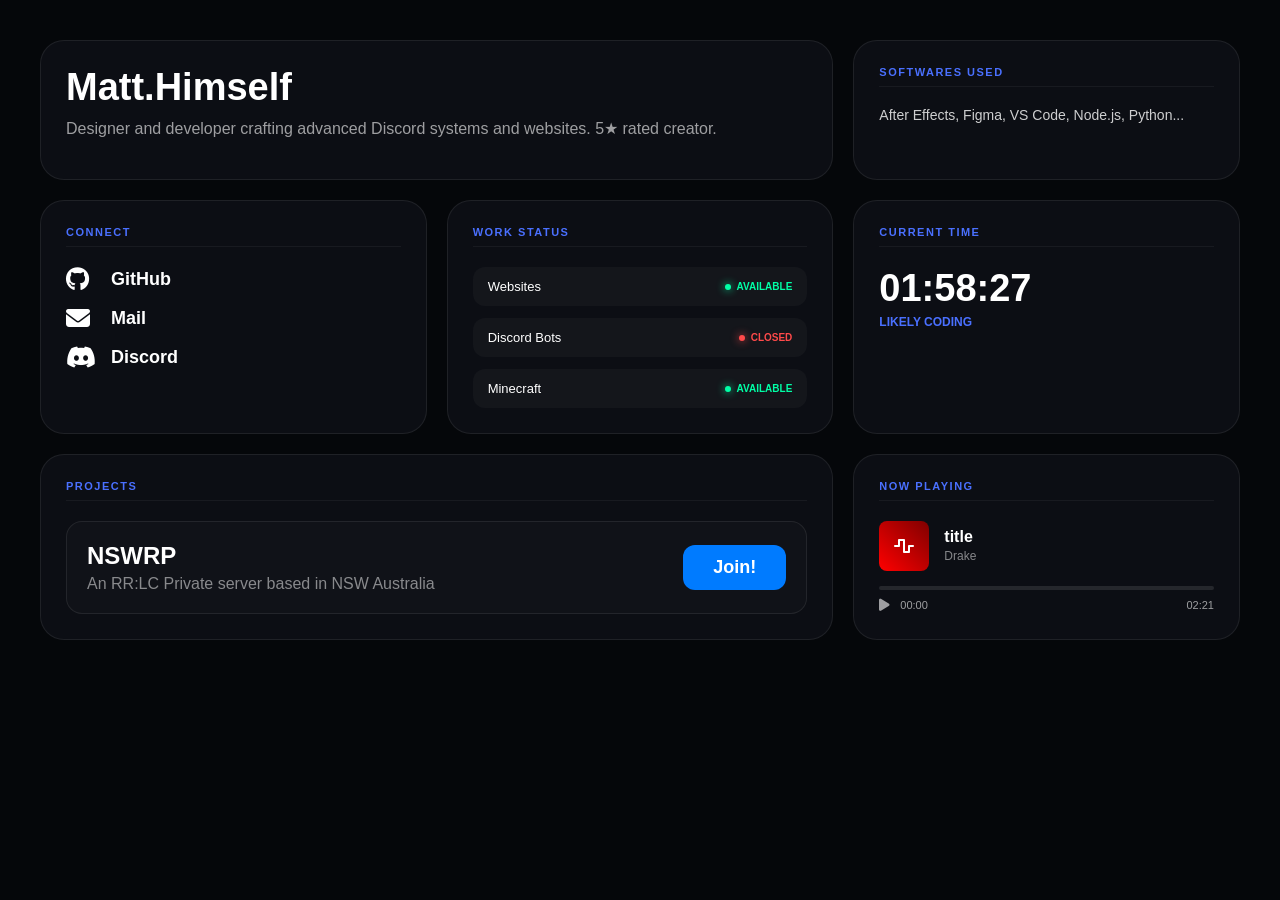
<file: ai3.html>
<!DOCTYPE html>
<html lang="en">
<head>
    <meta charset="UTF-8">
    <meta name="viewport" content="width=device-width, initial-scale=1.0">
    <title>Matt.Himself - Portfolio</title>
    <link rel="stylesheet" href="https://cdnjs.cloudflare.com/ajax/libs/font-awesome/6.4.0/css/all.min.css">
    <style>
        :root {
            --accent: #4a70ff;
            --bg: #05070a;
            --card-bg: #0c0e14;
            --border: rgba(255, 255, 255, 0.08);
            --success: #00ffa6;
            --danger: #ff4a4a;
        }

        body {
            margin: 0;
            font-family: 'Inter', sans-serif;
            background-color: var(--bg);
            color: #ffffff;
            overflow-x: hidden;
        }

        /* --- BENTO GRID LAYOUT --- */
        .container {
            display: grid;
            max-width: 1200px;
            margin: 0 auto;
            padding: 40px 20px;
            gap: 20px;
            grid-template-columns: repeat(3, 1fr);
            grid-template-areas: 
                "profile profile software"
                "connect status timezone"
                "projects projects music";
        }

        .card {
            background: var(--card-bg);
            border: 1px solid var(--border);
            border-radius: 24px;
            padding: 25px;
            position: relative;
        }

        .profile  { grid-area: profile; }
        .software { grid-area: software; }
        .connect  { grid-area: connect; }
        .status   { grid-area: status; }
        .timezone { grid-area: timezone; }
        .projects { grid-area: projects; }
        .music    { grid-area: music; }

        h3 {
            font-size: 11px;
            letter-spacing: 1.5px;
            text-transform: uppercase;
            color: var(--accent);
            margin: 0 0 20px 0;
            border-bottom: 1px solid rgba(255,255,255,0.05);
            padding-bottom: 8px;
        }

        h1 { margin: 0; font-size: 38px; }

        /* --- CONNECT SECTION --- */
        .connect-links {
            display: flex;
            flex-direction: column;
            gap: 15px;
        }
        .connect-item {
            display: flex;
            align-items: center;
            gap: 15px;
            text-decoration: none;
            color: white;
            font-size: 18px;
            font-weight: 600;
        }
        .connect-item i { font-size: 24px; width: 30px; }
        .connect-item:hover { color: var(--accent); }

        /* --- WORK STATUS --- */
        .status-list { display: flex; flex-direction: column; gap: 12px; }
        .status-pill {
            display: flex;
            justify-content: space-between;
            align-items: center;
            background: rgba(255,255,255,0.03);
            padding: 12px 15px;
            border-radius: 12px;
            font-size: 13px;
        }
        .indicator {
            font-size: 10px;
            font-weight: bold;
            text-transform: uppercase;
            display: flex;
            align-items: center;
            gap: 6px;
        }
        .dot { width: 6px; height: 6px; border-radius: 50%; }
        .dot.available { background: var(--success); box-shadow: 0 0 8px var(--success); color: var(--success); }
        .dot.closed { background: var(--danger); box-shadow: 0 0 8px var(--danger); color: var(--danger); }

        /* --- PROJECTS SECTION --- */
        .project-banner {
            background: rgba(255,255,255,0.02);
            border: 1px solid var(--border);
            border-radius: 16px;
            padding: 20px;
            display: flex;
            justify-content: space-between;
            align-items: center;
        }
        .join-btn {
            background: #007bff;
            color: white;
            border: none;
            padding: 12px 30px;
            border-radius: 12px;
            font-weight: bold;
            font-size: 18px;
            cursor: pointer;
        }

        /* --- UPDATED AUDIO PLAYER --- */
        .player-container { display: flex; flex-direction: column; gap: 15px; }
        .song-info { display: flex; align-items: center; gap: 15px; }
        .album-icon { width: 50px; height: 50px; background: linear-gradient(45deg, #ff0000, #800000); border-radius: 8px; display: flex; align-items: center; justify-content: center; }
        
        .progress-area { width: 100%; }
        .progress-bar {
            width: 100%;
            height: 4px;
            background: rgba(255,255,255,0.1);
            border-radius: 2px;
            cursor: pointer;
            position: relative;
        }
        .progress-current {
            height: 100%;
            width: 0%;
            background: white;
            border-radius: 2px;
        }
        .time-info {
            display: flex;
            justify-content: space-between;
            font-size: 11px;
            margin-top: 8px;
            opacity: 0.6;
            align-items: center;
        }
        .play-controls { cursor: pointer; font-size: 14px; }

        @media (max-width: 900px) {
            .container { grid-template-columns: 1fr; grid-template-areas: "profile" "software" "status" "timezone" "connect" "projects" "music"; }
        }
    </style>
</head>
<body>

<div class="container">
    <div class="card profile">
        <h1>Matt.Himself</h1>
        <p style="opacity: 0.6; margin-top: 10px;">Designer and developer crafting advanced Discord systems and websites. 5★ rated creator.</p>
    </div>

    <div class="card software">
        <h3>Softwares Used</h3>
        <p style="font-size: 14px; opacity: 0.8;">After Effects, Figma, VS Code, Node.js, Python...</p>
    </div>

    <div class="card connect">
        <h3>Connect</h3>
        <div class="connect-links">
            <a href="#" class="connect-item"><i class="fab fa-github"></i> GitHub</a>
            <a href="#" class="connect-item"><i class="fas fa-envelope"></i> Mail</a>
            <a href="#" class="connect-item"><i class="fab fa-discord"></i> Discord</a>
        </div>
    </div>

    <div class="card status">
        <h3>Work Status</h3>
        <div class="status-list">
            <div class="status-pill">Websites <span class="indicator" style="color:var(--success)"><div class="dot available"></div> Available</span></div>
            <div class="status-pill">Discord Bots <span class="indicator" style="color:var(--danger)"><div class="dot closed"></div> Closed</span></div>
            <div class="status-pill">Minecraft <span class="indicator" style="color:var(--success)"><div class="dot available"></div> Available</span></div>
        </div>
    </div>

    <div class="card timezone">
        <h3>Current Time</h3>
        <h1 id="clock">00:00:00</h1>
        <p id="activity" style="color:var(--accent); font-weight:bold; font-size:12px; margin-top:5px;">LIKELY CODING</p>
    </div>

    <div class="card projects">
        <h3>Projects</h3>
        <div class="project-banner">
            <div>
                <strong style="font-size: 24px;">NSWRP</strong>
                <p style="opacity: 0.5; margin: 5px 0 0 0;">An RR:LC Private server based in NSW Australia</p>
            </div>
            <button class="join-btn">Join!</button>
        </div>
    </div>

    <div class="card music">
        <h3>Now Playing</h3>
        <div class="player-container">
            <div class="song-info">
                <div class="album-icon"><i class="fas fa-wave-square"></i></div>
                <div>
                    <strong style="display:block">title</strong>
                    <span style="opacity:0.5; font-size:12px;">Drake</span>
                </div>
            </div>
            
            <div class="progress-area">
                <div class="progress-bar" id="seek-bar">
                    <div class="progress-current" id="progress-fill"></div>
                </div>
                <div class="time-info">
                    <div style="display:flex; gap:10px; align-items:center;">
                        <i class="fas fa-play play-controls" id="play-pause"></i>
                        <span id="current-time">00:00</span>
                    </div>
                    <span id="total-duration">02:21</span>
                </div>
            </div>
        </div>
        <audio id="main-audio" src="https://www.soundhelix.com/examples/mp3/SoundHelix-Song-1.mp3"></audio>
    </div>
</div>

<script>
    // --- CLOCK LOGIC ---
    function updateClock() {
        const now = new Date();
        document.getElementById('clock').innerText = now.toLocaleTimeString('en-GB', { hour12: false });
    }
    setInterval(updateClock, 1000);
    updateClock();

    // --- AUDIO PLAYER LOGIC ---
    const audio = document.getElementById('main-audio');
    const playPauseBtn = document.getElementById('play-pause');
    const progressFill = document.getElementById('progress-fill');
    const currentTimeEl = document.getElementById('current-time');
    const totalDurationEl = document.getElementById('total-duration');

    playPauseBtn.addEventListener('click', () => {
        if (audio.paused) {
            audio.play();
            playPauseBtn.classList.replace('fa-play', 'fa-pause');
        } else {
            audio.pause();
            playPauseBtn.classList.replace('fa-pause', 'fa-play');
        }
    });

    audio.addEventListener('timeupdate', () => {
        const progress = (audio.currentTime / audio.duration) * 100;
        progressFill.style.width = `${progress}%`;
        
        // Format time
        let currentMin = Math.floor(audio.currentTime / 60);
        let currentSec = Math.floor(audio.currentTime % 60);
        if(currentSec < 10) currentSec = `0${currentSec}`;
        currentTimeEl.innerText = `0${currentMin}:${currentSec}`;
    });

    audio.addEventListener('loadedmetadata', () => {
        let totalMin = Math.floor(audio.duration / 60);
        let totalSec = Math.floor(audio.duration % 60);
        if(totalSec < 10) totalSec = `0${totalSec}`;
        totalDurationEl.innerText = `0${totalMin}:${totalSec}`;
    });
</script>

</body>
</html>
</file>
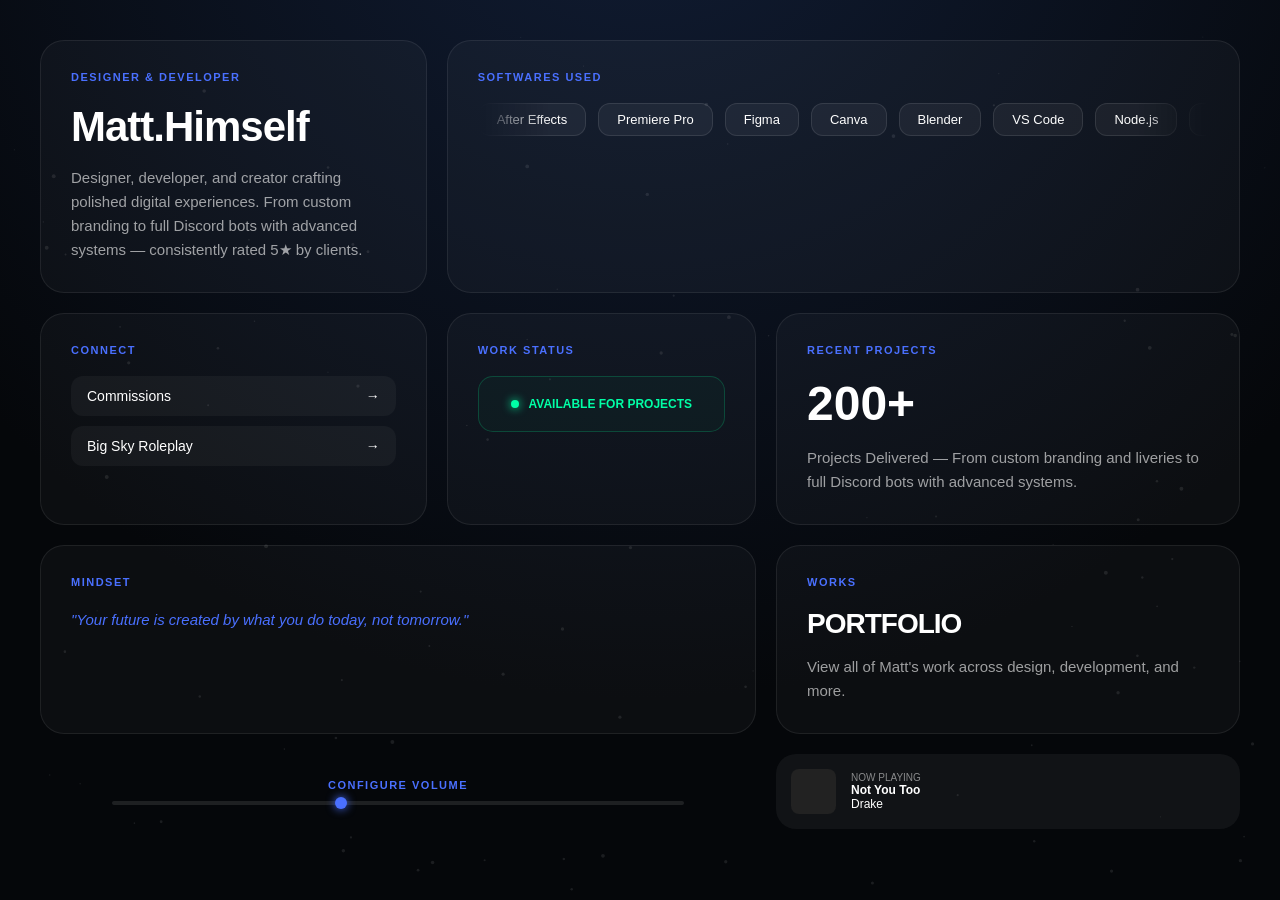
<file: cozy.html>
<!DOCTYPE html>
<html lang="en">
<head>
<meta charset="UTF-8">
<meta name="viewport" content="width=device-width, initial-scale=1.0">
<title>Matt.Himself - Designer & Developer </title>

<style>
/* ===== BASE ===== */
body {
  margin: 0;
  font-family: 'Inter', -apple-system, BlinkMacSystemFont, "Segoe UI", sans-serif;
  background-color: #05070a; /* Deep dark background like image */
  background-image: radial-gradient(circle at 50% -20%, #111d35 0%, #05070a 70%);
  color: #ffffff;
  overflow-x: hidden;
  min-height: 100vh;
}

/* ===== SNOW ===== */
#snow {
  position: fixed;
  inset: 0;
  z-index: -1;
  opacity: 0.3;
}

/* ===== LAYOUT - BENTO GRID ===== */
.container {
  display: grid;
  max-width: 1200px;
  margin: 0 auto;
  padding: 40px;
  gap: 20px;
  /* Defining the specific grid columns/rows from the image */
  grid-template-columns: 1fr 0.8fr 1.2fr;
  grid-template-areas: 
    "profile software software"
    "connect status projects"
    "mindset mindset works"
    "volume volume music";
}

/* Media Query Fixes: Ensures grid stays logical on smaller screens */
@media (max-width: 1024px) {
  .container {
    grid-template-columns: 1fr 1fr;
    grid-template-areas: 
      "profile profile"
      "software software"
      "connect status"
      "projects projects"
      "mindset works"
      "volume music";
  }
}

@media (max-width: 650px) {
  .container {
    grid-template-columns: 1fr;
    grid-template-areas: "profile" "software" "connect" "status" "projects" "mindset" "works" "volume" "music";
    padding: 20px;
  }
}

/* ===== CARD STYLING ===== */
.card {
  background: rgba(255, 255, 255, 0.03);
  border: 1px solid rgba(255, 255, 255, 0.08);
  border-radius: 24px;
  padding: 30px;
  position: relative;
}

/* Grid Assignments */
.profile  { grid-area: profile; }
.software { grid-area: software; }
.connect  { grid-area: connect; }
.status   { grid-area: status; }
.projects { grid-area: projects; }
.mindset  { grid-area: mindset; }
.works    { grid-area: works; }

/* ===== TYPOGRAPHY ===== */
h1 { margin: 0; font-size: 42px; font-weight: 700; letter-spacing: -1px; }
h2 { font-size: 48px; margin: 10px 0; }
h3 {
  font-size: 11px;
  letter-spacing: 1.5px;
  text-transform: uppercase;
  color: #4a70ff; /* Signature Blue */
  margin-bottom: 20px;
  margin-top: 0;
}
p { opacity: 0.6; line-height: 1.6; font-size: 15px; margin-bottom: 0; }

/* ===== SOFTWARE SCROLL (FAST) ===== */
.tags-wrapper {
  overflow: hidden;
  mask-image: linear-gradient(to right, transparent, black 10%, black 90%, transparent);
}
.tags {
  display: flex;
  gap: 12px;
  width: max-content;
  animation: scroll 12s linear infinite; /* FASTER SPEED */
}
.tag {
  padding: 8px 18px;
  border-radius: 12px;
  background: rgba(255, 255, 255, 0.05);
  border: 1px solid rgba(255, 255, 255, 0.1);
  font-size: 13px;
}
@keyframes scroll {
  from { transform: translateX(0); }
  to { transform: translateX(-50%); }
}

/* ===== UI ELEMENTS ===== */
.link-row {
  display: flex;
  justify-content: space-between;
  background: rgba(255, 255, 255, 0.04);
  padding: 12px 16px;
  border-radius: 12px;
  margin-bottom: 10px;
  font-size: 14px;
  text-decoration: none;
  color: white;
}

.status-box {
  border: 1px solid rgba(0, 255, 150, 0.2);
  background: rgba(0, 255, 150, 0.03);
  padding: 20px;
  border-radius: 15px;
  text-align: center;
  color: #00ffa6;
  text-transform: uppercase;
  font-weight: bold;
  font-size: 12px;
  display: flex;
  align-items: center;
  justify-content: center;
  gap: 10px;
}
.dot { width: 8px; height: 8px; background: #00ffa6; border-radius: 50%; box-shadow: 0 0 10px #00ffa6; }

/* ===== BOTTOM BAR (VOLUME/MUSIC) ===== */
.volume-area { grid-area: volume; display: flex; align-items: center; justify-content: center; flex-direction: column; }
.music-area { grid-area: music; background: rgba(255, 255, 255, 0.05); border-radius: 20px; display: flex; align-items: center; gap: 15px; padding: 15px; }

.volume-slider {
  width: 80%;
  height: 4px;
  background: rgba(255,255,255,0.1);
  position: relative;
  border-radius: 2px;
}
.volume-knob {
  position: absolute;
  left: 40%;
  top: 50%;
  transform: translate(-50%, -50%);
  width: 12px;
  height: 12px;
  background: #4a70ff;
  border-radius: 50%;
  box-shadow: 0 0 10px #4a70ff;
}

.album-art { width: 45px; height: 45px; background: #222; border-radius: 8px; }
.music-info { font-size: 12px; }
.music-info span { display: block; opacity: 0.5; font-size: 10px; text-transform: uppercase; }

</style>
</head>
<body>

<canvas id="snow"></canvas>

<div class="container">
  <div class="card profile">
    <h3>Designer & Developer</h3>
    <h1>Matt.Himself</h1>
    <p>Designer, developer, and creator crafting polished digital experiences. From custom branding to full Discord bots with advanced systems — consistently rated 5★ by clients.</p>
  </div>

  <div class="card software">
    <h3>Softwares Used</h3>
    <div class="tags-wrapper">
      <div class="tags">
        <div class="tag">After Effects</div><div class="tag">Premiere Pro</div><div class="tag">Figma</div>
        <div class="tag">Canva</div><div class="tag">Blender</div><div class="tag">VS Code</div>
        <div class="tag">Node.js</div><div class="tag">Python</div>
        <div class="tag">After Effects</div><div class="tag">Premiere Pro</div><div class="tag">Figma</div>
        <div class="tag">Canva</div><div class="tag">Blender</div><div class="tag">VS Code</div>
      </div>
    </div>
  </div>

  <div class="card connect">
    <h3>Connect</h3>
    <a href="#" class="link-row">Commissions <span>→</span></a>
    <a href="#" class="link-row">Big Sky Roleplay <span>→</span></a>
  </div>

  <div class="card status">
    <h3>Work Status</h3>
    <div class="status-box">
      <div class="dot"></div>
      Available for Projects
    </div>
  </div>

  <div class="card projects">
    <h3>Recent Projects</h3>
    <h2>200+</h2>
    <p>Projects Delivered — From custom branding and liveries to full Discord bots with advanced systems.</p>
  </div>

  <div class="card mindset">
    <h3>Mindset</h3>
    <p style="font-style: italic; color: #4a70ff; opacity: 1;">"Your future is created by what you do today, not tomorrow."</p>
  </div>

  <div class="card works">
    <h3>Works</h3>
    <h1 style="font-size: 28px;">PORTFOLIO</h1>
    <p>View all of Matt's work across design, development, and more.</p>
  </div>

  <div class="volume-area">
    <h3 style="margin-bottom: 10px;">Configure Volume</h3>
    <div class="volume-slider"><div class="volume-knob"></div></div>
  </div>

  <div class="music-area">
    <div class="album-art"></div>
    <div class="music-info">
      <span>Now Playing</span>
      <strong>Not You Too</strong><br>Drake
    </div>
  </div>
</div>

<script>
/* 1. ANIMATING TITLE */
let baseTitle = "Matt.Himself - Designer & Developer ";
setInterval(() => {
  baseTitle = baseTitle.substring(1) + baseTitle.substring(0, 1);
  document.title = baseTitle;
}, 150);

/* 2. SNOW EFFECT */
const canvas = document.getElementById("snow");
const ctx = canvas.getContext("2d");
function resize() { canvas.width = window.innerWidth; canvas.height = window.innerHeight; }
window.addEventListener("resize", resize);
resize();

let snow = Array.from({ length: 100 }, () => ({
  x: Math.random() * canvas.width,
  y: Math.random() * canvas.height,
  r: Math.random() * 1.5 + 0.5,
  speed: Math.random() * 0.5 + 0.2
}));

function draw() {
  ctx.clearRect(0, 0, canvas.width, canvas.height);
  ctx.fillStyle = "rgba(255,255,255,0.3)";
  snow.forEach(p => {
    ctx.beginPath();
    ctx.arc(p.x, p.y, p.r, 0, Math.PI * 2);
    ctx.fill();
    p.y += p.speed;
    if (p.y > canvas.height) p.y = 0;
  });
  requestAnimationFrame(draw);
}
draw();
</script>

</body>
</html>
</file>
